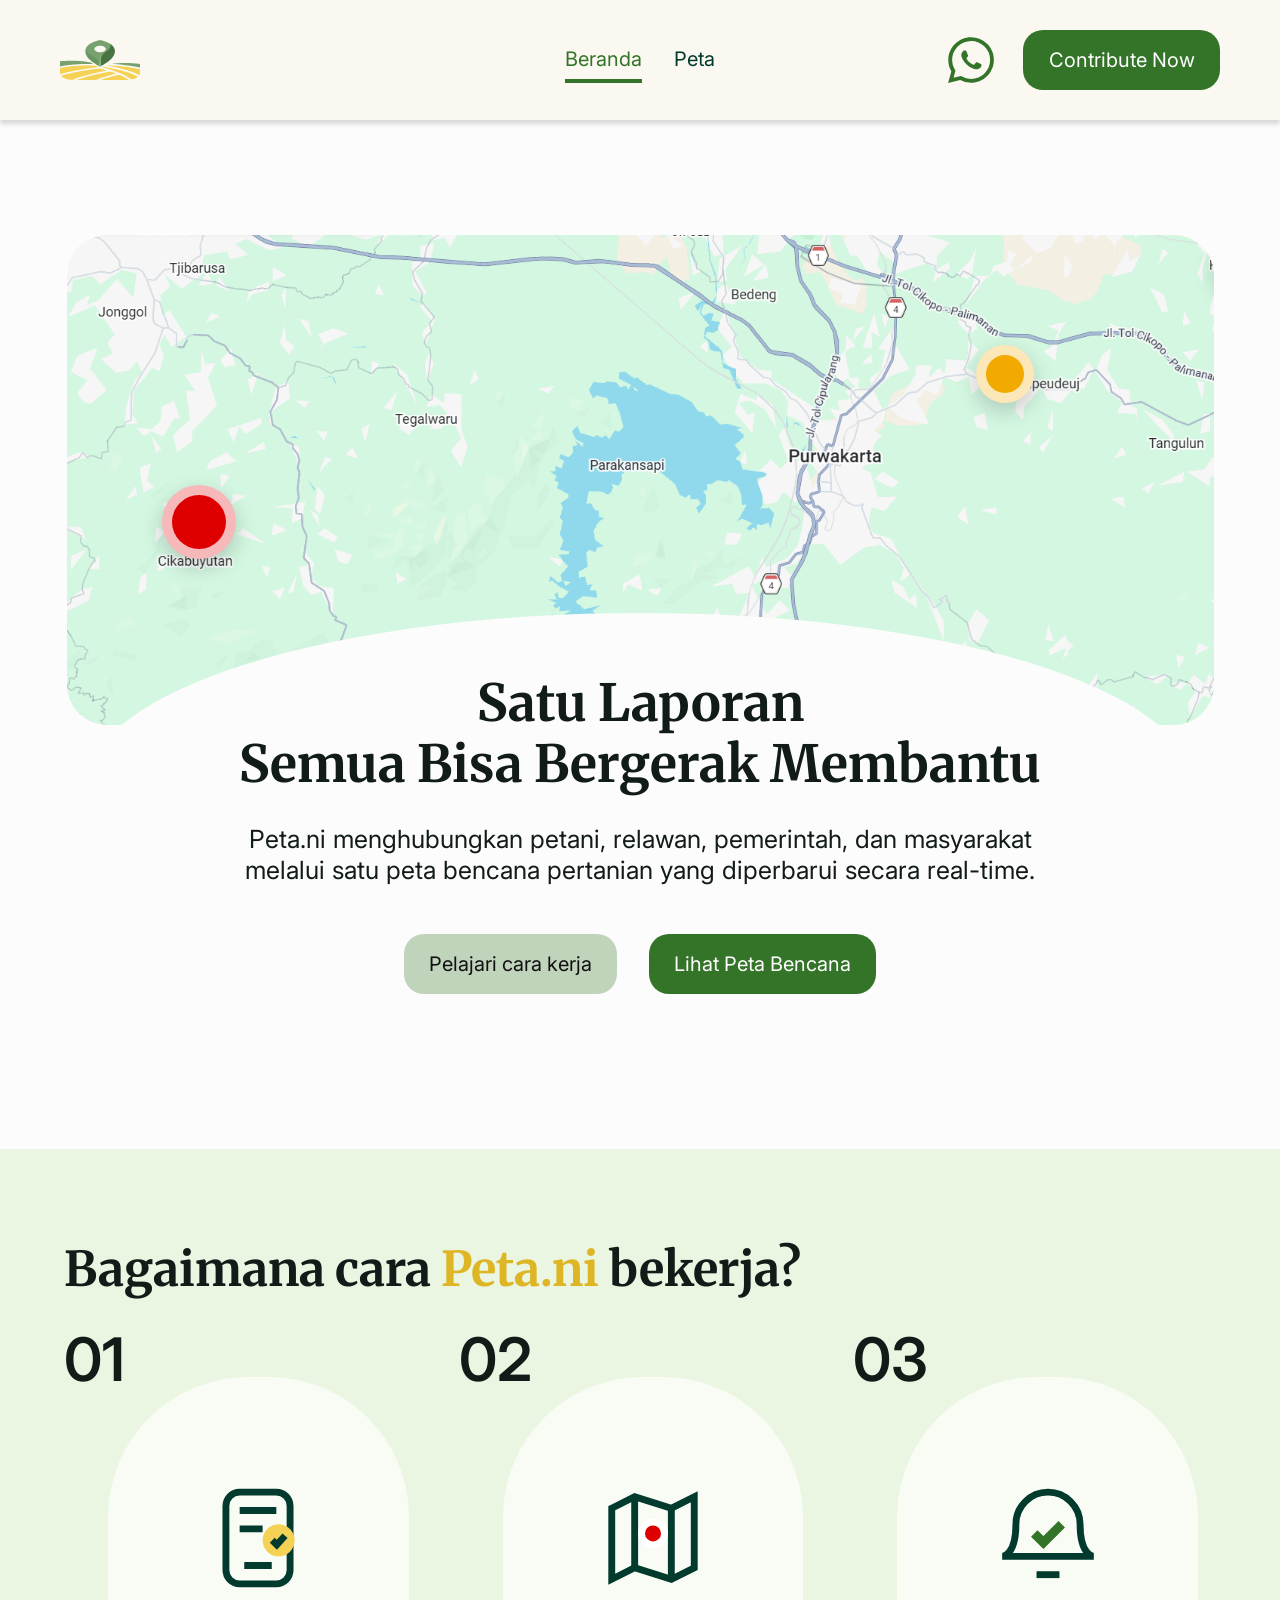
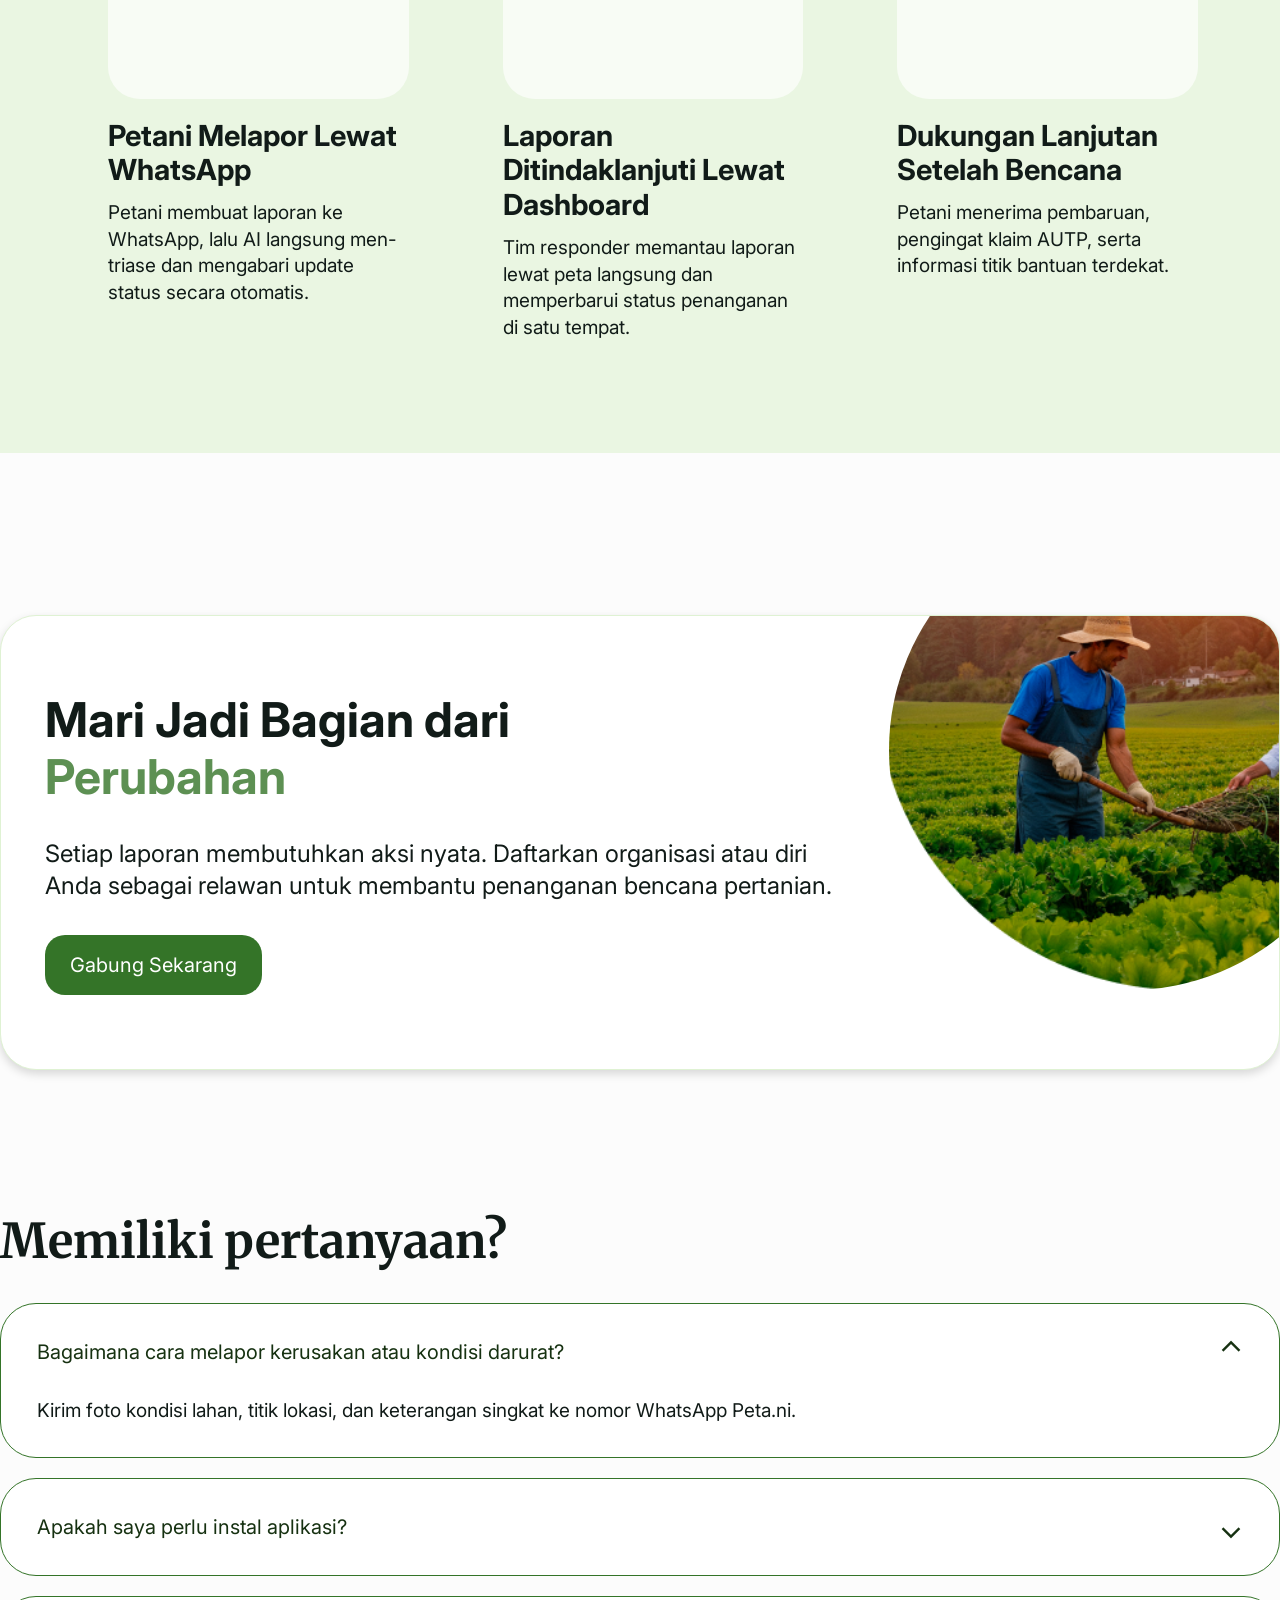
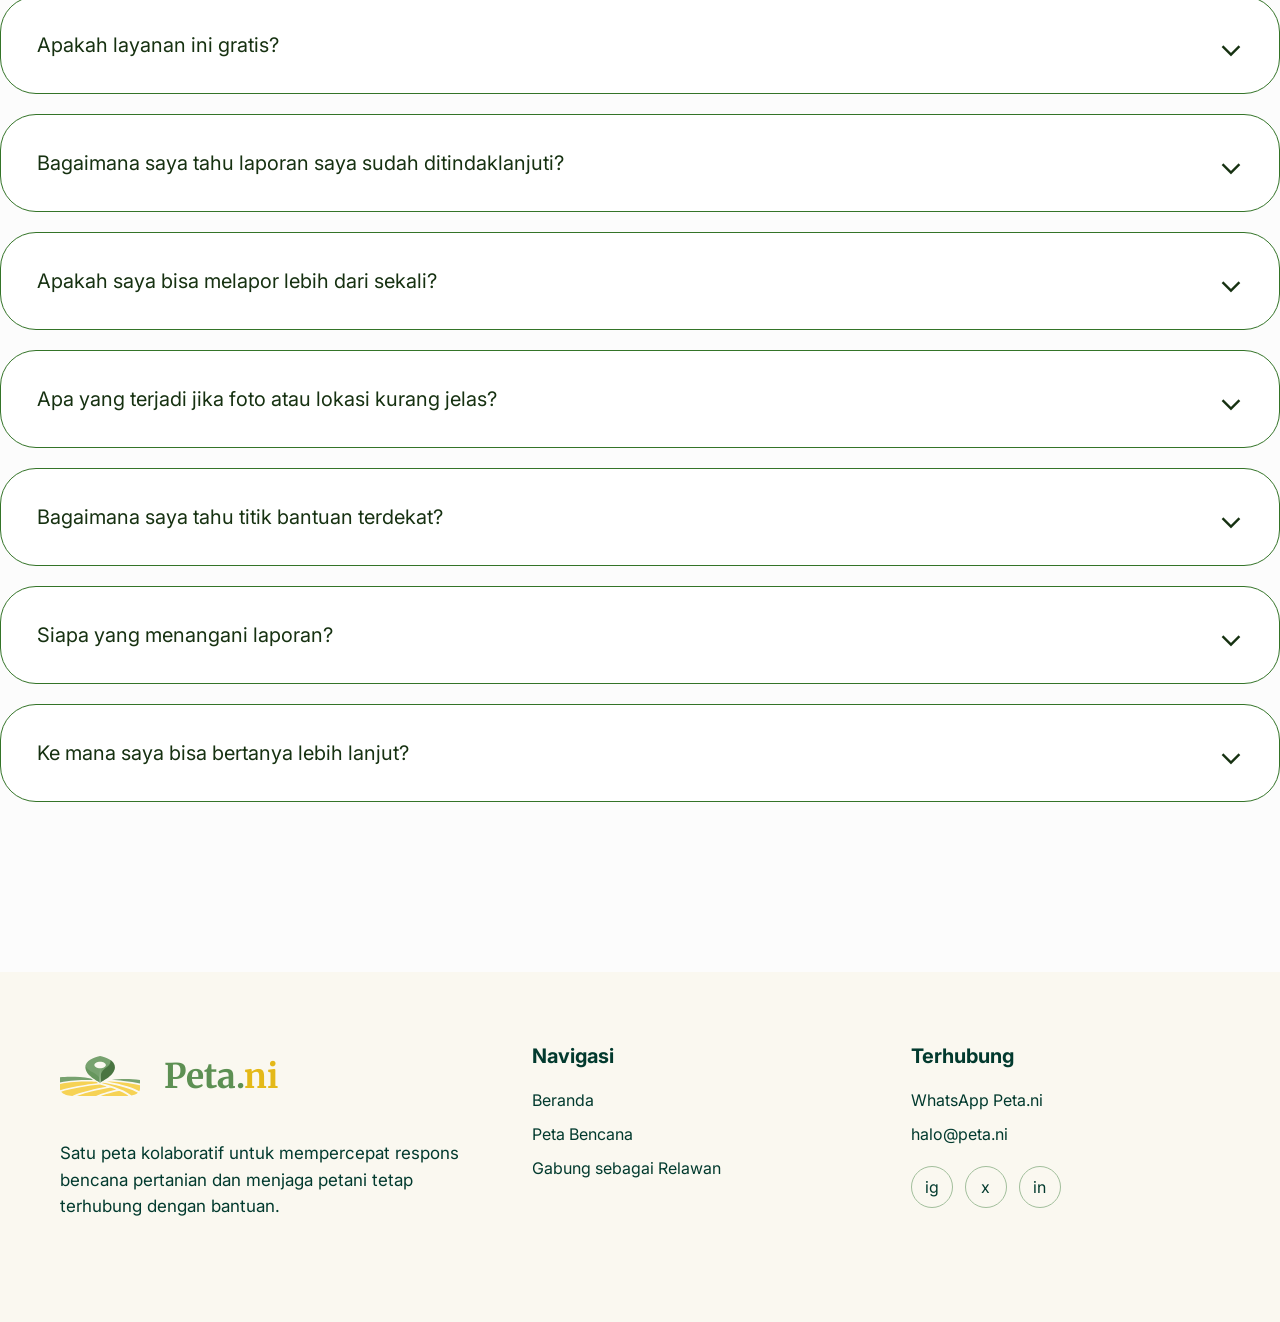
<file: static/index.html>
<!doctype html>
<html lang="id">
  <head>
    <meta charset="utf-8" />
    <meta name="viewport" content="width=device-width, initial-scale=1" />
    <meta name="description" content="Peta.ni menghubungkan laporan bencana pertanian dengan relawan dan responder." />
    <title>Peta.ni — Satu laporan, semua bisa bergerak membantu</title>
    <link rel="preconnect" href="https://fonts.googleapis.com" />
    <link rel="preconnect" href="https://fonts.gstatic.com" crossorigin />
    <link href="https://fonts.googleapis.com/css2?family=Inter:wght@400;600;700&family=Merriweather:wght@700&display=swap" rel="stylesheet" />
    <link rel="stylesheet" href="/static/app.css" />
  </head>
  <body>
    <header class="site-header" data-node-id="7:321">
      <a class="brand" href="/" aria-label="Peta.ni beranda">
        <img src="/static/assets/petani-logo.svg" alt="" />
        <span class="brand-word">Peta.<em>ni</em></span>
      </a>
      <button class="mobile-menu-button" type="button" aria-label="Buka menu" aria-expanded="false">☰</button>
      <nav class="main-nav" aria-label="Navigasi utama">
        <a class="nav-link active" href="/">Beranda</a>
        <a class="nav-link" href="/map">Peta</a>
        <a class="nav-link" href="/reports" data-responder-only>Laporan</a>
        <a class="nav-link" href="/admin" data-admin-only>Admin</a>
      </nav>
      <div class="header-actions">
        <a class="whatsapp-link" data-whatsapp-link href="#" aria-label="Hubungi Peta.ni melalui WhatsApp">
          <svg viewBox="0 0 24 24" fill="currentColor" aria-hidden="true"><path d="M16.75 13.96c-.25-.13-1.47-.72-1.7-.81-.23-.08-.39-.13-.56.13-.16.25-.64.81-.78.97-.14.17-.29.19-.54.06-.25-.12-1.05-.39-2-1.23-.74-.66-1.24-1.47-1.38-1.72-.15-.25-.02-.38.11-.51.11-.11.25-.29.37-.43.13-.15.17-.25.25-.42.08-.16.04-.31-.02-.43-.06-.13-.56-1.35-.77-1.85-.2-.49-.41-.42-.56-.43h-.48c-.17 0-.44.06-.66.31-.23.25-.87.85-.87 2.07s.89 2.4 1.01 2.57c.12.16 1.75 2.67 4.24 3.75.59.26 1.05.41 1.42.52.6.19 1.14.16 1.57.1.48-.07 1.47-.6 1.68-1.18.21-.58.21-1.08.15-1.18-.06-.11-.23-.17-.48-.29M12.04 21.5h-.01a9.46 9.46 0 0 1-4.82-1.32l-.35-.2-3.59.94.96-3.5-.23-.36A9.45 9.45 0 0 1 2.55 12c0-5.23 4.26-9.5 9.5-9.5a9.43 9.43 0 0 1 6.71 2.79A9.4 9.4 0 0 1 21.55 12c0 5.24-4.27 9.5-9.51 9.5m8.08-17.56A11.35 11.35 0 0 0 12.05.59C5.77.59.66 5.7.66 12c0 2 .52 3.95 1.51 5.67L.56 23.54l6-1.57a11.4 11.4 0 0 0 5.48 1.4h.01c6.28 0 11.39-5.11 11.39-11.39 0-3.04-1.18-5.9-3.33-8.05" /></svg>
        </a>
        <a class="button button-primary session-link" data-session-link href="/login">Contribute Now</a>
      </div>
    </header>

    <main>
      <section class="hero" data-node-id="87:158">
        <div class="hero-visual">
          <img src="/static/assets/hero-map.png" alt="Peta laporan bencana pertanian di Indonesia" />
          <span class="map-dot" aria-hidden="true"></span>
          <span class="map-dot" aria-hidden="true"></span>
          <span class="map-dot" aria-hidden="true"></span>
        </div>
        <div class="hero-copy" data-node-id="28:652">
          <h1>Satu Laporan<br />Semua Bisa Bergerak Membantu</h1>
          <p>Peta.ni menghubungkan petani, relawan, pemerintah, dan masyarakat melalui satu peta bencana pertanian yang diperbarui secara real-time.</p>
          <div class="hero-actions">
            <a class="button button-soft" href="#cara-kerja">Pelajari cara kerja</a>
            <a class="button button-primary" href="/map">Lihat Peta Bencana</a>
          </div>
        </div>
      </section>

      <section class="how-it-works" id="cara-kerja" data-node-id="28:644">
        <h2 class="section-heading">Bagaimana cara <span class="accent">Peta.ni</span> bekerja?</h2>
        <div class="steps-grid">
          <article class="step-card">
            <span class="step-number">01</span>
            <div class="step-art" aria-hidden="true">
              <svg viewBox="0 0 24 24" fill="none" stroke="currentColor" stroke-width="1.5"><rect x="5" y="2" width="14" height="20" rx="3"/><path d="M8 6h8M8 10h5M9 18h6"/><circle cx="16.5" cy="12.5" r="3.5" fill="#f6d254" stroke="none"/><path d="m15.1 12.5 1 1 1.8-2"/></svg>
            </div>
            <h3>Petani Melapor Lewat WhatsApp</h3>
            <p>Petani membuat laporan ke WhatsApp, lalu AI langsung men-triase dan mengabari update status secara otomatis.</p>
          </article>
          <article class="step-card">
            <span class="step-number">02</span>
            <div class="step-art" aria-hidden="true">
              <svg viewBox="0 0 24 24" fill="none" stroke="currentColor" stroke-width="1.5"><path d="M3 5.5 8 3l8 2.5L21 3v15.5L16 21l-8-2.5L3 21Z"/><path d="M8 3v15.5M16 5.5V21"/><circle cx="12" cy="11" r="2.5" fill="#de0000" stroke="white"/></svg>
            </div>
            <h3>Laporan Ditindaklanjuti Lewat Dashboard</h3>
            <p>Tim responder memantau laporan lewat peta langsung dan memperbarui status penanganan di satu tempat.</p>
          </article>
          <article class="step-card">
            <span class="step-number">03</span>
            <div class="step-art" aria-hidden="true">
              <svg viewBox="0 0 24 24" fill="none" stroke="currentColor" stroke-width="1.5"><path d="M5 9a7 7 0 0 1 14 0c0 7 3 7 3 7H2s3 0 3-7Z"/><path d="M9.5 20h5"/><path d="m9 11 2 2 4-4" stroke="#347428" stroke-width="2"/></svg>
            </div>
            <h3>Dukungan Lanjutan Setelah Bencana</h3>
            <p>Petani menerima pembaruan, pengingat klaim AUTP, serta informasi titik bantuan terdekat.</p>
          </article>
        </div>
      </section>

      <section class="volunteer-cta" data-node-id="47:31">
        <div class="volunteer-copy">
          <h2>Mari Jadi Bagian dari <span>Perubahan</span></h2>
          <p>Setiap laporan membutuhkan aksi nyata. Daftarkan organisasi atau diri Anda sebagai relawan untuk membantu penanganan bencana pertanian.</p>
          <a class="button button-primary" href="/register">Gabung Sekarang</a>
        </div>
        <div class="volunteer-image">
          <img src="/static/assets/volunteer-farmer.png" alt="Petani dan relawan bekerja bersama" loading="lazy" />
        </div>
      </section>

      <section class="faq-section" data-node-id="65:105">
        <h2 class="section-heading">Memiliki pertanyaan?</h2>
        <div class="faq-list">
          <details class="faq-item" open>
            <summary>Bagaimana cara melapor kerusakan atau kondisi darurat?</summary>
            <p>Kirim foto kondisi lahan, titik lokasi, dan keterangan singkat ke nomor WhatsApp Peta.ni.</p>
          </details>
          <details class="faq-item">
            <summary>Apakah saya perlu instal aplikasi?</summary>
            <p>Tidak. Semua proses pelaporan dan pemantauan status cukup lewat WhatsApp dan situs Peta.ni.</p>
          </details>
          <details class="faq-item">
            <summary>Apakah layanan ini gratis?</summary>
            <p>Ya. Pelaporan melalui Peta.ni gratis untuk petani dan masyarakat.</p>
          </details>
          <details class="faq-item">
            <summary>Bagaimana saya tahu laporan saya sudah ditindaklanjuti?</summary>
            <p>Anda akan mendapat pesan WhatsApp setiap kali status laporan diperbarui oleh organisasi penindak lanjut.</p>
          </details>
          <details class="faq-item">
            <summary>Apakah saya bisa melapor lebih dari sekali?</summary>
            <p>Bisa. Buat laporan baru untuk kejadian atau lokasi yang berbeda agar setiap kondisi dapat dipantau dengan tepat.</p>
          </details>
          <details class="faq-item">
            <summary>Apa yang terjadi jika foto atau lokasi kurang jelas?</summary>
            <p>Laporan tetap dicatat. Peta.ni dapat meminta satu detail tambahan atau menandainya untuk verifikasi responder.</p>
          </details>
          <details class="faq-item">
            <summary>Bagaimana saya tahu titik bantuan terdekat?</summary>
            <p>Informasi posko atau kantor desa terdekat akan diberikan setelah laporan diverifikasi.</p>
          </details>
          <details class="faq-item">
            <summary>Siapa yang menangani laporan?</summary>
            <p>BPBD, pemerintah desa, dinas terkait, dan organisasi relawan resmi dapat menggunakan dashboard responder.</p>
          </details>
          <details class="faq-item">
            <summary>Ke mana saya bisa bertanya lebih lanjut?</summary>
            <p>Hubungi Peta.ni melalui tombol WhatsApp di bagian atas halaman ini.</p>
          </details>
        </div>
      </section>
    </main>

    <footer class="site-footer">
      <div class="footer-brand">
        <a class="brand" href="/">
          <img src="/static/assets/petani-logo.svg" alt="" />
          <span class="brand-word">Peta.<em>ni</em></span>
        </a>
        <p>Satu peta kolaboratif untuk mempercepat respons bencana pertanian dan menjaga petani tetap terhubung dengan bantuan.</p>
      </div>
      <div class="footer-column">
        <h3>Navigasi</h3>
        <div class="footer-links">
          <a href="/">Beranda</a>
          <a href="/map">Peta Bencana</a>
          <a href="/reports" data-responder-only>Laporan</a>
          <a href="/login">Gabung sebagai Relawan</a>
        </div>
      </div>
      <div class="footer-column">
        <h3>Terhubung</h3>
        <div class="footer-links"><a data-whatsapp-link href="#">WhatsApp Peta.ni</a><a href="mailto:halo@peta.ni">halo@peta.ni</a></div>
        <div class="socials"><a href="#" aria-label="Instagram">ig</a><a href="#" aria-label="X">x</a><a href="#" aria-label="LinkedIn">in</a></div>
      </div>
    </footer>
    <div class="toast" id="toast" role="status" aria-live="polite"></div>
    <script src="/static/site.js"></script>
  </body>
</html>
</file>
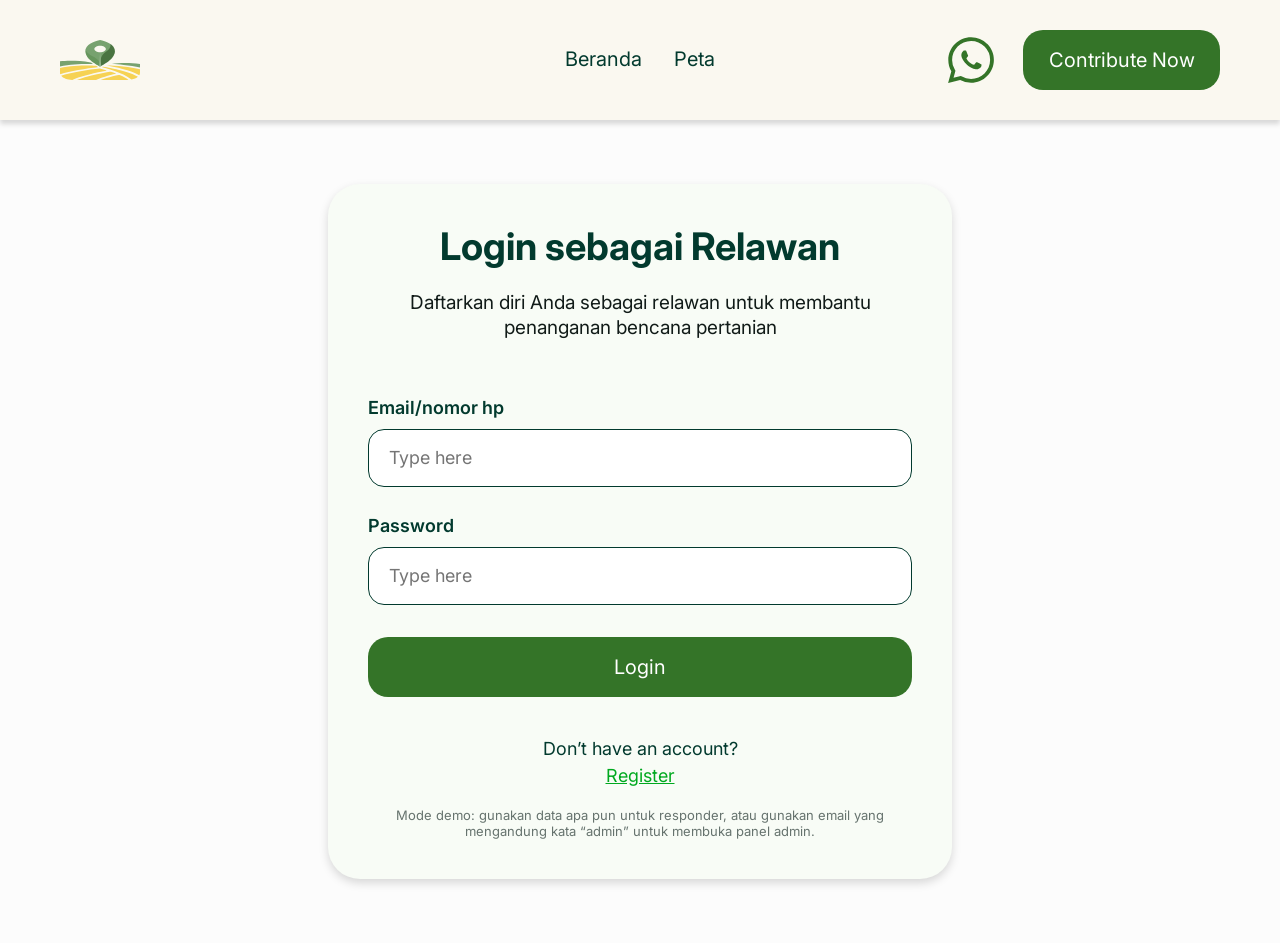
<file: static/login.html>
<!doctype html>
<html lang="id">
  <head>
    <meta charset="utf-8" />
    <meta name="viewport" content="width=device-width, initial-scale=1" />
    <title>Login sebagai Relawan — Peta.ni</title>
    <link rel="preconnect" href="https://fonts.googleapis.com" />
    <link rel="preconnect" href="https://fonts.gstatic.com" crossorigin />
    <link href="https://fonts.googleapis.com/css2?family=Inter:wght@400;600;700&family=Merriweather:wght@700&display=swap" rel="stylesheet" />
    <link rel="stylesheet" href="/static/app.css" />
  </head>
  <body class="auth-page">
    <header class="site-header" data-node-id="144:501">
      <a class="brand" href="/" aria-label="Peta.ni beranda"><img src="/static/assets/petani-logo.svg" alt="" /><span class="brand-word">Peta.<em>ni</em></span></a>
      <button class="mobile-menu-button" type="button" aria-label="Buka menu" aria-expanded="false">☰</button>
      <nav class="main-nav" aria-label="Navigasi utama"><a class="nav-link" href="/">Beranda</a><a class="nav-link" href="/map">Peta</a><a class="nav-link" href="/reports" data-responder-only>Laporan</a><a class="nav-link" href="/admin" data-admin-only>Admin</a></nav>
      <div class="header-actions">
        <a class="whatsapp-link" data-whatsapp-link href="#" aria-label="Hubungi Peta.ni melalui WhatsApp"><svg viewBox="0 0 24 24" fill="currentColor" aria-hidden="true"><path d="M16.75 13.96c-.25-.13-1.47-.72-1.7-.81-.23-.08-.39-.13-.56.13-.16.25-.64.81-.78.97-.14.17-.29.19-.54.06-.25-.12-1.05-.39-2-1.23-.74-.66-1.24-1.47-1.38-1.72-.15-.25-.02-.38.11-.51.11-.11.25-.29.37-.43.13-.15.17-.25.25-.42.08-.16.04-.31-.02-.43-.06-.13-.56-1.35-.77-1.85-.2-.49-.41-.42-.56-.43h-.48c-.17 0-.44.06-.66.31-.23.25-.87.85-.87 2.07s.89 2.4 1.01 2.57c.12.16 1.75 2.67 4.24 3.75.59.26 1.05.41 1.42.52.6.19 1.14.16 1.57.1.48-.07 1.47-.6 1.68-1.18.21-.58.21-1.08.15-1.18-.06-.11-.23-.17-.48-.29M12.04 21.5h-.01a9.46 9.46 0 0 1-4.82-1.32l-.35-.2-3.59.94.96-3.5-.23-.36A9.45 9.45 0 0 1 2.55 12c0-5.23 4.26-9.5 9.5-9.5a9.43 9.43 0 0 1 6.71 2.79A9.4 9.4 0 0 1 21.55 12c0 5.24-4.27 9.5-9.51 9.5m8.08-17.56A11.35 11.35 0 0 0 12.05.59C5.77.59.66 5.7.66 12c0 2 .52 3.95 1.51 5.67L.56 23.54l6-1.57a11.4 11.4 0 0 0 5.48 1.4h.01c6.28 0 11.39-5.11 11.39-11.39 0-3.04-1.18-5.9-3.33-8.05" /></svg></a>
        <a class="button button-primary session-link" data-session-link href="/login">Contribute Now</a>
      </div>
    </header>

    <main class="auth-main">
      <section class="auth-card" data-node-id="138:432">
        <h1>Login sebagai Relawan</h1>
        <p class="subtitle">Daftarkan diri Anda sebagai relawan untuk membantu penanganan bencana pertanian</p>
        <form class="auth-form" id="login-form">
          <p class="form-error" id="login-error" role="alert"></p>
          <label>Email/nomor hp<input id="identity" type="text" placeholder="Type here" autocomplete="username" required /></label>
          <label>Password<input id="password" type="password" placeholder="Type here" autocomplete="current-password" required /></label>
          <button class="button button-primary" type="submit">Login</button>
        </form>
        <p class="auth-footer">Don’t have an account?<br /><a href="/register">Register</a></p>
        <p class="demo-note">Mode demo: gunakan data apa pun untuk responder, atau gunakan email yang mengandung kata “admin” untuk membuka panel admin.</p>
      </section>
    </main>
    <div class="toast" id="toast" role="status" aria-live="polite"></div>
    <script src="/static/site.js"></script>
    <script>
      document.querySelector("#login-form").addEventListener("submit", (event) => {
        event.preventDefault();
        const identity = document.querySelector("#identity").value.trim();
        const password = document.querySelector("#password").value;
        const error = document.querySelector("#login-error");
        if (!identity || !password) {
          error.textContent = "Isi email/nomor hp dan password terlebih dahulu.";
          error.classList.add("visible");
          return;
        }
        const next = new URLSearchParams(window.location.search).get("next");
        if (identity.toLowerCase().includes("admin")) {
          window.PetaNih.setAdminSession(identity);
          window.location.href = next && next.startsWith("/") ? next : "/admin";
          return;
        }
        window.PetaNih.setResponderSession(identity);
        window.location.href = next && next.startsWith("/") ? next : "/map";
      });
    </script>
  </body>
</html>
</file>
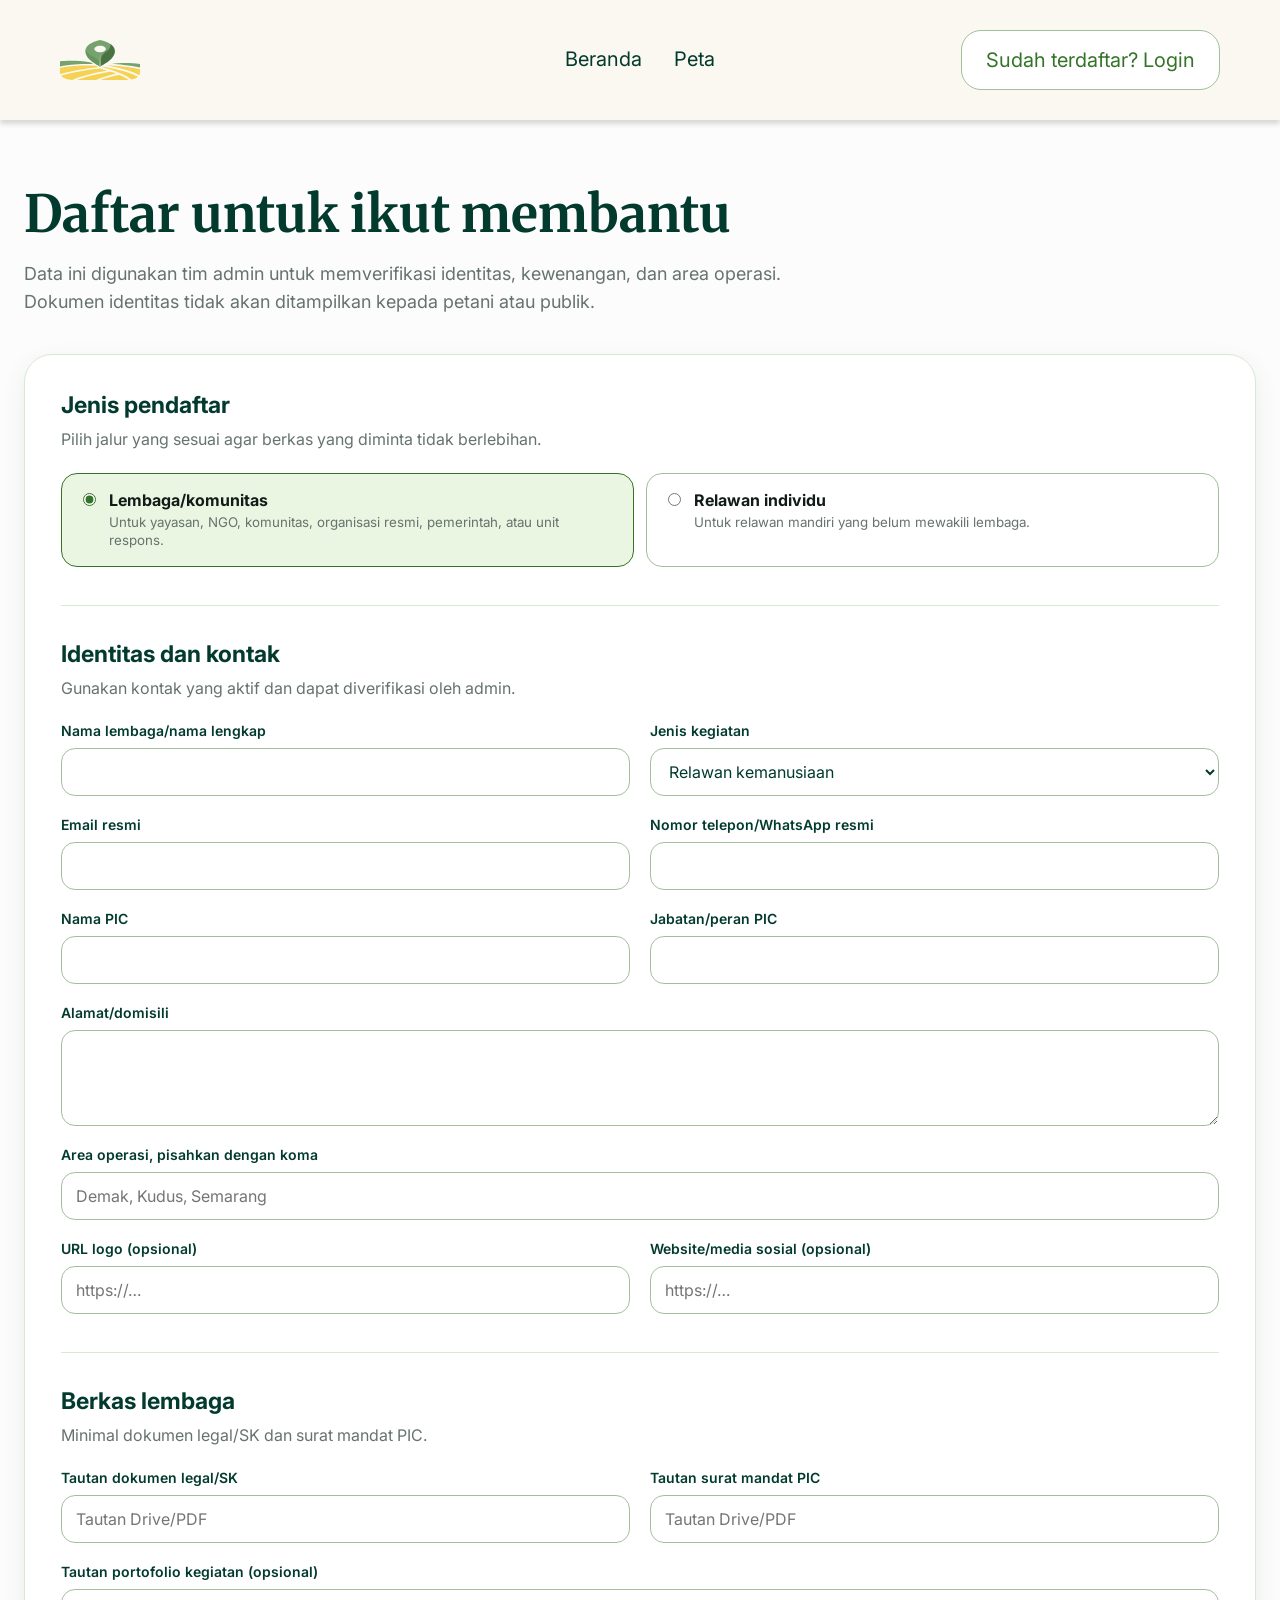
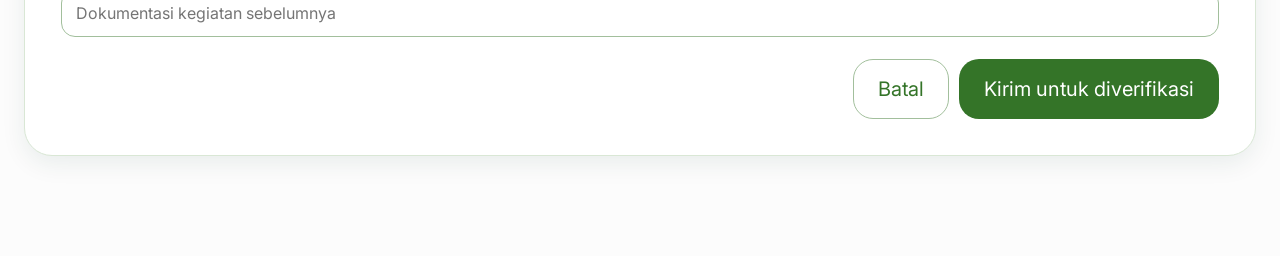
<file: static/register.html>
<!doctype html>
<html lang="id">
  <head>
    <meta charset="utf-8" />
    <meta name="viewport" content="width=device-width, initial-scale=1" />
    <title>Daftar Relawan atau Lembaga — Peta.ni</title>
    <link rel="preconnect" href="https://fonts.googleapis.com" />
    <link rel="preconnect" href="https://fonts.gstatic.com" crossorigin />
    <link href="https://fonts.googleapis.com/css2?family=Inter:wght@400;600;700&family=Merriweather:wght@700&display=swap" rel="stylesheet" />
    <link rel="stylesheet" href="/static/app.css" />
  </head>
  <body>
    <header class="site-header">
      <a class="brand" href="/" aria-label="Peta.ni beranda"><img src="/static/assets/petani-logo.svg" alt="" /><span class="brand-word">Peta.<em>ni</em></span></a>
      <button class="mobile-menu-button" type="button" aria-label="Buka menu" aria-expanded="false">☰</button>
      <nav class="main-nav" aria-label="Navigasi utama"><a class="nav-link" href="/">Beranda</a><a class="nav-link" href="/map">Peta</a><a class="nav-link" href="/reports" data-responder-only>Laporan</a><a class="nav-link" href="/admin" data-admin-only>Admin</a></nav>
      <div class="header-actions"><a class="button button-outline session-link" href="/login">Sudah terdaftar? Login</a></div>
    </header>

    <main class="form-page">
      <div class="form-page-header"><h1>Daftar untuk ikut membantu</h1><p>Data ini digunakan tim admin untuk memverifikasi identitas, kewenangan, dan area operasi. Dokumen identitas tidak akan ditampilkan kepada petani atau publik.</p></div>
      <form class="application-card" id="application-form">
        <section class="form-section">
          <h2>Jenis pendaftar</h2><p>Pilih jalur yang sesuai agar berkas yang diminta tidak berlebihan.</p>
          <div class="choice-row">
            <label class="choice-card"><input type="radio" name="applicant_kind" value="organization" checked /><span><strong>Lembaga/komunitas</strong><small>Untuk yayasan, NGO, komunitas, organisasi resmi, pemerintah, atau unit respons.</small></span></label>
            <label class="choice-card"><input type="radio" name="applicant_kind" value="individual" /><span><strong>Relawan individu</strong><small>Untuk relawan mandiri yang belum mewakili lembaga.</small></span></label>
          </div>
        </section>

        <section class="form-section">
          <h2>Identitas dan kontak</h2><p>Gunakan kontak yang aktif dan dapat diverifikasi oleh admin.</p>
          <div class="form-grid-wide">
            <label class="field"><span>Nama lembaga/nama lengkap</span><input name="name" required /></label>
            <label class="field"><span>Jenis kegiatan</span><select name="type" required><option value="volunteer">Relawan kemanusiaan</option><option value="community">Komunitas</option><option value="ngo">NGO/yayasan</option><option value="government">Instansi pemerintah</option><option value="agriculture">Kelompok pertanian</option></select></label>
            <label class="field"><span>Email resmi</span><input name="email" type="email" required /></label>
            <label class="field"><span>Nomor telepon/WhatsApp resmi</span><input name="phone" type="tel" required /></label>
            <label class="field"><span>Nama PIC</span><input name="contact_name" required /></label>
            <label class="field"><span>Jabatan/peran PIC</span><input name="contact_role" required /></label>
            <label class="field field-full"><span>Alamat/domisili</span><textarea name="address" required></textarea></label>
            <label class="field field-full"><span>Area operasi, pisahkan dengan koma</span><input name="operational_areas" placeholder="Demak, Kudus, Semarang" required /></label>
            <label class="field"><span>URL logo (opsional)</span><input name="logo_url" type="url" placeholder="https://…" /></label>
            <label class="field"><span>Website/media sosial (opsional)</span><input name="website" type="url" placeholder="https://…" /></label>
          </div>
        </section>

        <section class="form-section" id="organization-documents">
          <h2>Berkas lembaga</h2><p>Minimal dokumen legal/SK dan surat mandat PIC.</p>
          <div class="form-grid-wide">
            <label class="field"><span>Tautan dokumen legal/SK</span><input name="legal" type="url" placeholder="Tautan Drive/PDF" /></label>
            <label class="field"><span>Tautan surat mandat PIC</span><input name="mandate" type="url" placeholder="Tautan Drive/PDF" /></label>
            <label class="field field-full"><span>Tautan portofolio kegiatan (opsional)</span><input name="portfolio_org" type="url" placeholder="Dokumentasi kegiatan sebelumnya" /></label>
          </div>
        </section>

        <section class="form-section" id="individual-documents" hidden>
          <h2>Berkas relawan individu</h2><p>Identitas hanya dipakai admin untuk verifikasi dan tidak ditampilkan di halaman laporan.</p>
          <div class="form-grid-wide">
            <label class="field"><span>Tautan identitas</span><input name="identity" type="url" placeholder="Tautan Drive/PDF" /></label>
            <label class="field"><span>Sertifikat pelatihan (opsional)</span><input name="certificate" type="url" placeholder="First aid, SAR, pertanian, dll." /></label>
            <label class="field field-full"><span>Portofolio/referensi (opsional)</span><input name="portfolio_individual" type="url" /></label>
          </div>
        </section>

        <div class="modal-actions"><a class="button button-outline" href="/login">Batal</a><button class="button button-primary" type="submit">Kirim untuk diverifikasi</button></div>
        <div class="submission-result" id="submission-result" role="status"></div>
      </form>
    </main>
    <div class="toast" id="toast" role="status" aria-live="polite"></div>
    <script src="/static/site.js"></script>
    <script src="/static/register.js"></script>
  </body>
</html>
</file>
<file: static/app.css>
:root {
  --green-900: #023a2e;
  --green-700: #163111;
  --green-500: #347428;
  --green-400: #5d9053;
  --green-300: #77a26f;
  --green-200: #a2bf9c;
  --green-100: #c0d4bc;
  --green-50: #eaf6e2;
  --paper: #fcfcfc;
  --beige: #faf8f0;
  --yellow: #f6d254;
  --danger: #de0000;
  --warning: #f2a900;
  --success: #347428;
  --ink: #111b18;
  --muted: #66736e;
  --line: #d9e7d5;
  --shadow: 0 4px 10px rgba(0, 0, 0, 0.15);
  --header-height: 120px;
}

* {
  box-sizing: border-box;
}

html {
  scroll-behavior: smooth;
}

body {
  margin: 0;
  color: var(--ink);
  background: var(--paper);
  font-family: "Inter", ui-sans-serif, system-ui, -apple-system, BlinkMacSystemFont, "Segoe UI", sans-serif;
}

body.no-scroll {
  overflow: hidden;
}

button,
input,
select,
textarea {
  font: inherit;
}

button,
a {
  -webkit-tap-highlight-color: transparent;
}

a {
  color: inherit;
}

img {
  max-width: 100%;
}

.visually-hidden {
  position: absolute;
  width: 1px;
  height: 1px;
  padding: 0;
  margin: -1px;
  overflow: hidden;
  clip: rect(0, 0, 0, 0);
  white-space: nowrap;
  border: 0;
}

.site-header {
  position: relative;
  z-index: 1000;
  display: grid;
  grid-template-columns: 1fr auto 1fr;
  align-items: center;
  min-height: var(--header-height);
  padding: 20px 60px;
  background: var(--beige);
  box-shadow: 0 4px 5px rgba(0, 0, 0, 0.15);
}

.brand {
  display: inline-flex;
  align-items: center;
  justify-self: start;
  text-decoration: none;
}

.brand img {
  display: block;
  width: 80px;
  height: 80px;
  object-fit: contain;
}

.brand-word {
  display: none;
  margin-left: 10px;
  font-family: "Merriweather", Georgia, serif;
  font-size: 25px;
  font-weight: 700;
  color: var(--green-400);
}

.brand-word em {
  color: #e4b919;
  font-style: normal;
}

.main-nav {
  display: flex;
  align-items: flex-start;
  justify-content: center;
  gap: 32px;
}

.nav-link {
  position: relative;
  padding: 9px 0 12px;
  color: var(--green-900);
  font-size: 20px;
  line-height: 1.2;
  text-decoration: none;
}

.nav-link::after {
  position: absolute;
  right: 0;
  bottom: 0;
  left: 0;
  height: 4px;
  background: transparent;
  content: "";
}

.nav-link.active,
.nav-link:hover {
  color: var(--green-500);
}

.nav-link.active::after {
  background: var(--green-500);
}

.header-actions {
  display: flex;
  align-items: center;
  justify-self: end;
  gap: 26px;
}

.whatsapp-link {
  display: grid;
  width: 52px;
  height: 52px;
  place-items: center;
  color: var(--green-500);
  text-decoration: none;
}

.whatsapp-link svg {
  width: 48px;
  height: 48px;
}

.button {
  display: inline-flex;
  align-items: center;
  justify-content: center;
  min-height: 60px;
  padding: 16px 24px;
  border: 1px solid transparent;
  border-radius: 20px;
  cursor: pointer;
  font-size: 20px;
  line-height: 1.2;
  text-align: center;
  text-decoration: none;
  transition: transform 150ms ease, box-shadow 150ms ease, background 150ms ease;
}

.button:hover {
  transform: translateY(-1px);
  box-shadow: 0 5px 14px rgba(2, 58, 46, 0.18);
}

.button:focus-visible,
.icon-button:focus-visible,
.nav-link:focus-visible,
input:focus-visible,
select:focus-visible,
textarea:focus-visible,
summary:focus-visible {
  outline: 3px solid rgba(246, 210, 84, 0.85);
  outline-offset: 3px;
}

.button-primary {
  color: #fff;
  background: var(--green-500);
}

.button-soft {
  color: #111;
  background: var(--green-100);
}

.button-outline {
  color: var(--green-500);
  border-color: var(--green-200);
  background: #fff;
}

.button-small {
  min-height: 44px;
  padding: 11px 16px;
  border-radius: 16px;
  font-size: 15px;
}

.button-danger {
  color: #fff;
  background: var(--danger);
}

.mobile-menu-button {
  display: none;
  width: 48px;
  height: 48px;
  border: 0;
  border-radius: 14px;
  color: var(--green-900);
  background: var(--green-50);
  cursor: pointer;
}

.session-link {
  min-width: 197px;
}

.site-footer {
  display: grid;
  grid-template-columns: 1.3fr 1fr 1fr;
  min-height: 350px;
  gap: 70px;
  padding: 64px max(60px, calc((100vw - 1320px) / 2));
  color: var(--green-900);
  background: var(--beige);
}

.footer-brand .brand {
  gap: 14px;
}

.footer-brand .brand-word {
  display: inline;
  font-size: 34px;
}

.footer-brand p {
  max-width: 430px;
  margin: 20px 0 0;
  font-size: 17px;
  line-height: 1.55;
}

.footer-column h3 {
  margin: 8px 0 22px;
  font-size: 20px;
}

.footer-links {
  display: grid;
  gap: 14px;
}

.footer-links a {
  color: var(--green-900);
  text-decoration: none;
}

.footer-links a:hover {
  color: var(--green-500);
  text-decoration: underline;
}

.socials {
  display: flex;
  gap: 12px;
  margin-top: 22px;
}

.socials a {
  display: grid;
  width: 42px;
  height: 42px;
  place-items: center;
  border: 1px solid var(--green-200);
  border-radius: 50%;
  text-decoration: none;
}

.page-title,
.hero h1,
.section-heading {
  font-family: "Merriweather", Georgia, serif;
}

.hero {
  position: relative;
  min-height: 1029px;
  padding: 115px 60px 80px;
  overflow: hidden;
}

.hero-visual {
  position: relative;
  max-width: 1147px;
  height: 490px;
  margin: 0 auto;
  overflow: hidden;
  border-radius: 40px;
  background: #d9e7d5;
}

.hero-visual > img {
  width: 100%;
  height: 100%;
  object-fit: cover;
}

.map-dot {
  position: absolute;
  width: 58px;
  height: 58px;
  border: 10px solid rgba(255, 255, 255, 0.72);
  border-radius: 50%;
  background: var(--danger);
  box-shadow: 0 8px 22px rgba(0, 0, 0, 0.18);
}

.map-dot:nth-of-type(2) {
  top: 110px;
  right: 180px;
  background: var(--warning);
}

.map-dot:nth-of-type(3) {
  top: 250px;
  left: 95px;
  width: 74px;
  height: 74px;
  background: var(--danger);
}

.map-dot:nth-of-type(4) {
  top: 95px;
  left: 135px;
  background: var(--success);
}

.hero-copy {
  position: relative;
  z-index: 2;
  max-width: 1104px;
  margin: -112px auto 0;
  padding: 60px 70px 46px;
  border-radius: 50% 50% 80px 80px / 40% 40% 80px 80px;
  background: var(--paper);
  box-shadow: none;
  filter: none;
  text-align: center;
}

.hero h1 {
  margin: 0;
  font-size: clamp(40px, 4vw, 58px);
  line-height: 1.2;
}

.hero-copy p {
  max-width: 820px;
  margin: 28px auto 0;
  font-size: 25px;
  line-height: 1.25;
}

.hero-actions {
  display: flex;
  justify-content: center;
  gap: 32px;
  margin-top: 48px;
}

.how-it-works {
  min-height: 857px;
  padding: 92px max(64px, calc((100vw - 1308px) / 2));
  background: var(--green-50);
}

.section-heading {
  max-width: 760px;
  margin: 0;
  font-size: clamp(36px, 4vw, 48px);
  line-height: 1.2;
}

.section-heading .accent {
  color: #deb525;
}

.steps-grid {
  display: grid;
  grid-template-columns: repeat(3, 1fr);
  gap: 32px;
  margin-top: 30px;
}

.step-card {
  position: relative;
  min-height: 530px;
  padding: 48px 18px 20px 44px;
}

.step-number {
  position: absolute;
  top: 0;
  left: 0;
  font-size: 60px;
  font-weight: 600;
  line-height: 1;
}

.step-art {
  display: grid;
  width: 100%;
  height: 322px;
  place-items: center;
  overflow: hidden;
  border-radius: 140px 140px 32px 32px;
  color: var(--green-900);
  background: rgba(255, 255, 255, 0.68);
}

.step-art img {
  width: 100%;
  height: 100%;
  object-fit: cover;
}

.step-art svg {
  width: 110px;
  height: 110px;
}

.step-card h3 {
  margin: 20px 0 12px;
  font-size: 29px;
  line-height: 1.2;
}

.step-card p {
  margin: 0;
  font-size: 19px;
  line-height: 1.4;
}

.volunteer-cta {
  display: grid;
  grid-template-columns: minmax(0, 1fr) 390px;
  max-width: 1325px;
  min-height: 455px;
  margin: 162px auto 143px;
  overflow: hidden;
  border: 1px solid #dff2d3;
  border-radius: 36px;
  background: #fff;
  box-shadow: var(--shadow);
}

.volunteer-copy {
  align-self: center;
  padding: 44px;
}

.volunteer-copy h2 {
  max-width: 620px;
  margin: 0;
  font-size: 48px;
  line-height: 1.2;
}

.volunteer-copy h2 span {
  color: var(--green-400);
}

.volunteer-copy p {
  max-width: 800px;
  margin: 32px 0;
  font-size: 24px;
  line-height: 1.35;
}

.volunteer-image {
  width: 480px;
  height: 480px;
  align-self: start;
  margin-top: -106px;
  overflow: hidden;
  border-radius: 50%;
}

.volunteer-image img {
  width: 100%;
  height: 100%;
  object-fit: cover;
}

.faq-section {
  max-width: 1312px;
  margin: 0 auto 170px;
}

.faq-list {
  display: grid;
  gap: 20px;
  margin-top: 32px;
}

.faq-item {
  border: 1px solid var(--green-500);
  border-radius: 36px;
  background: #fff;
}

.faq-item summary {
  display: flex;
  align-items: center;
  justify-content: space-between;
  min-height: 96px;
  padding: 28px 36px;
  cursor: pointer;
  color: var(--green-700);
  font-size: 20px;
  list-style: none;
}

.faq-item summary::-webkit-details-marker {
  display: none;
}

.faq-item summary::after {
  content: "⌄";
  font-size: 32px;
  line-height: 1;
  transition: transform 150ms ease;
}

.faq-item[open] summary::after {
  transform: rotate(180deg);
}

.faq-item p {
  margin: -4px 36px 32px;
  font-size: 19px;
  line-height: 1.55;
}

/* Map */
.map-page {
  background: #fff;
}

.map-stage {
  position: relative;
  height: min(782px, calc(100svh - var(--header-height)));
  min-height: 620px;
  overflow: hidden;
  background: #dce6dd;
}

#map {
  width: 100%;
  height: 100%;
}

.map-toolbar {
  position: absolute;
  z-index: 600;
  top: 28px;
  left: 50%;
  display: flex;
  width: min(760px, calc(100% - 160px));
  gap: 12px;
  transform: translateX(-50%);
}

.map-search {
  position: relative;
  flex: 1;
}

.map-search svg {
  position: absolute;
  top: 50%;
  left: 22px;
  width: 24px;
  height: 24px;
  color: var(--green-900);
  transform: translateY(-50%);
}

.map-search input {
  width: 100%;
  height: 64px;
  padding: 0 22px 0 58px;
  border: 0;
  border-radius: 20px;
  color: var(--green-900);
  background: #fff;
  box-shadow: var(--shadow);
  font-size: 18px;
}

.icon-button {
  display: grid;
  width: 64px;
  height: 64px;
  flex: 0 0 auto;
  place-items: center;
  border: 0;
  border-radius: 20px;
  color: var(--green-900);
  background: var(--green-100);
  box-shadow: var(--shadow);
  cursor: pointer;
}

.icon-button svg {
  width: 28px;
  height: 28px;
}

.filter-popover {
  position: absolute;
  z-index: 650;
  top: 104px;
  left: 50%;
  display: none;
  width: min(620px, calc(100% - 32px));
  padding: 24px;
  border: 1px solid var(--line);
  border-radius: 24px;
  background: #fff;
  box-shadow: 0 16px 42px rgba(2, 58, 46, 0.22);
  transform: translateX(-50%);
}

.filter-popover.open {
  display: block;
}

.filter-grid {
  display: grid;
  grid-template-columns: repeat(2, 1fr);
  gap: 18px;
}

.field {
  display: grid;
  gap: 9px;
}

.field > span,
.field > label {
  color: var(--green-900);
  font-size: 14px;
  font-weight: 600;
}

.field input,
.field select,
.field textarea {
  width: 100%;
  min-height: 48px;
  padding: 12px 14px;
  border: 1px solid var(--green-200);
  border-radius: 14px;
  color: var(--green-900);
  background: #fff;
}

.field textarea {
  min-height: 96px;
  resize: vertical;
}

.filter-actions {
  display: flex;
  align-items: center;
  justify-content: flex-end;
  gap: 10px;
  margin-top: 22px;
}

.demo-tools {
  display: flex;
  align-items: center;
  gap: 10px;
  margin-right: auto;
}

.map-status {
  position: absolute;
  z-index: 550;
  top: 106px;
  left: 50%;
  display: none;
  padding: 9px 14px;
  border-radius: 999px;
  color: var(--green-900);
  background: rgba(255, 255, 255, 0.94);
  box-shadow: var(--shadow);
  font-size: 13px;
  transform: translateX(-50%);
}

.map-status.visible {
  display: block;
}

.map-legend {
  position: absolute;
  z-index: 550;
  bottom: 26px;
  left: 32px;
  min-width: 186px;
  padding: 16px 18px;
  border-radius: 18px;
  background: rgba(255, 255, 255, 0.96);
  box-shadow: var(--shadow);
}

.map-legend strong {
  display: block;
  margin-bottom: 11px;
  color: var(--green-900);
  font-size: 14px;
}

.legend-row {
  display: flex;
  align-items: center;
  gap: 9px;
  margin-top: 8px;
  font-size: 13px;
}

.legend-dot {
  width: 14px;
  height: 14px;
  border-radius: 50%;
}

.detail-panel {
  position: absolute;
  z-index: 700;
  top: 130px;
  right: 38px;
  display: none;
  width: min(470px, calc(100% - 48px));
  max-height: calc(100% - 160px);
  overflow: auto;
  padding: 32px;
  border-radius: 20px;
  background: #fff;
  box-shadow: 0 14px 40px rgba(2, 58, 46, 0.2);
}

.detail-panel.open {
  display: block;
}

.panel-header {
  display: flex;
  align-items: center;
  justify-content: space-between;
  gap: 18px;
}

.panel-header h2 {
  margin: 0;
  font-size: 31px;
}

.close-button {
  display: grid;
  width: 34px;
  height: 34px;
  padding: 0;
  place-items: center;
  border: 0;
  border-radius: 50%;
  color: var(--green-900);
  background: transparent;
  cursor: pointer;
  font-size: 26px;
}

.urgency-badge,
.status-badge,
.need-chip {
  display: inline-flex;
  align-items: center;
  justify-content: center;
  border-radius: 16px;
  line-height: 1.2;
}

.urgency-badge {
  margin: 20px 0;
  padding: 12px;
  color: #fff;
  font-size: 16px;
  font-weight: 600;
}

.urgency-high {
  background: var(--danger);
}

.urgency-medium {
  color: #2b2100;
  background: var(--yellow);
}

.urgency-low {
  background: var(--green-500);
}

.panel-section {
  margin-top: 20px;
}

.panel-section h3 {
  margin: 0 0 12px;
  font-size: 20px;
}

.panel-section ul {
  margin: 0;
  padding-left: 24px;
}

.panel-section li {
  margin: 7px 0;
  font-size: 15px;
  line-height: 1.38;
}

.report-list-panel {
  display: grid;
  gap: 24px;
}

.mini-report {
  padding: 20px 16px;
  border: 1px solid var(--green-200);
  border-radius: 20px;
}

.mini-report-head {
  display: flex;
  align-items: center;
  justify-content: space-between;
  gap: 10px;
}

.mini-report-head strong {
  color: var(--green-900);
  font-size: 18px;
}

.status-badge {
  padding: 7px 10px;
  border: 1px solid currentColor;
  color: var(--danger);
  font-size: 12px;
}

.status-badge.handled {
  color: var(--green-500);
}

.mini-report p {
  margin: 16px 0;
  font-size: 14px;
  line-height: 1.45;
}

.mini-report-images {
  display: grid;
  grid-template-columns: repeat(2, minmax(0, 1fr));
  gap: 7px;
  margin-bottom: 14px;
}

.mini-report-images img {
  width: 100%;
  height: 92px;
  object-fit: cover;
  border-radius: 12px;
}

.mini-actions {
  display: flex;
  gap: 10px;
}

.mini-report > .mini-actions {
  margin-top: 16px;
}

.mini-actions .button {
  flex: 1;
}

.report-extra {
  display: none;
  margin-top: 16px;
  padding-top: 16px;
  border-top: 1px solid var(--line);
  font-size: 13px;
}

.report-extra.open {
  display: block;
}

.info-block {
  margin-top: 10px;
  padding: 12px;
  border-left: 4px solid var(--green-500);
  background: #f3f8f0;
  line-height: 1.5;
}

.confidence-grid {
  display: grid;
  grid-template-columns: 1fr auto;
  gap: 7px 10px;
  margin-top: 8px;
}

.confidence-grid strong {
  text-align: right;
}

.contact-card {
  margin-top: 10px;
  padding: 12px;
  border: 1px solid var(--line);
  border-radius: 14px;
}

.contact-card .mini-actions {
  margin-top: 10px;
}

.leaflet-control-attribution {
  font-size: 10px;
}

.leaflet-popup-content-wrapper {
  border-radius: 14px;
}

.leaflet-popup-content {
  min-width: 180px;
  line-height: 1.4;
}

/* Auth */
.auth-page {
  min-height: 100vh;
  background: var(--paper);
}

.auth-main {
  display: grid;
  min-height: calc(100vh - var(--header-height));
  padding: 64px 20px;
  place-items: center;
}

.auth-card {
  width: min(624px, 100%);
  padding: 40px;
  border-radius: 32px;
  background: #f8fcf6;
  box-shadow: var(--shadow);
}

.auth-card h1 {
  margin: 0;
  color: var(--green-900);
  font-size: 38px;
  line-height: 1.2;
  text-align: center;
}

.auth-card .subtitle {
  margin: 20px 0 56px;
  font-size: 19px;
  line-height: 1.35;
  text-align: center;
}

.auth-form {
  display: grid;
  gap: 28px;
}

.auth-form label {
  display: grid;
  gap: 11px;
  color: var(--green-900);
  font-size: 18px;
  font-weight: 600;
}

.auth-form input {
  width: 100%;
  min-height: 58px;
  padding: 16px 20px;
  border: 1px solid var(--green-900);
  border-radius: 16px;
  color: var(--green-900);
  background: #fff;
  font-weight: 400;
}

.auth-form .button {
  width: 100%;
  margin-top: 4px;
}

.auth-footer {
  margin: 38px 0 0;
  color: var(--green-900);
  font-size: 18px;
  line-height: 1.5;
  text-align: center;
}

.auth-footer a {
  color: #00a91f;
}

.demo-note {
  margin: 18px 0 0;
  color: var(--muted);
  font-size: 13px;
  text-align: center;
}

.form-error {
  display: none;
  margin: 0;
  padding: 11px 14px;
  border-radius: 12px;
  color: #8b0000;
  background: #ffeded;
}

.form-error.visible {
  display: block;
}

/* Reports page */
.reports-main {
  min-height: 900px;
  padding: 70px max(60px, calc((100vw - 1320px) / 2)) 130px;
  background: #fff;
}

.reports-heading {
  display: flex;
  align-items: end;
  justify-content: space-between;
  gap: 24px;
  margin-bottom: 42px;
}

.reports-heading h1 {
  margin: 0;
  color: var(--green-900);
  font-size: 48px;
}

.reports-heading p {
  max-width: 520px;
  margin: 12px 0 0;
  color: var(--muted);
  font-size: 17px;
}

.report-search {
  position: relative;
  width: min(515px, 100%);
}

.report-search svg {
  position: absolute;
  top: 50%;
  left: 20px;
  width: 24px;
  transform: translateY(-50%);
}

.report-search input {
  width: 100%;
  min-height: 60px;
  padding: 15px 20px 15px 56px;
  border: 1px solid var(--green-200);
  border-radius: 20px;
  color: var(--green-900);
  background: #fff;
}

.reports-layout {
  display: grid;
  grid-template-columns: 250px 1fr;
  gap: 48px;
}

.reports-filters {
  align-self: start;
  padding: 24px;
  border: 1px solid var(--line);
  border-radius: 24px;
  background: #fbfdf9;
}

.filter-group + .filter-group {
  margin-top: 28px;
  padding-top: 24px;
  border-top: 1px solid var(--line);
}

.filter-group h3 {
  margin: 0 0 15px;
  color: var(--green-900);
  font-size: 17px;
}

.check-list {
  display: grid;
  gap: 12px;
}

.check-list label {
  display: flex;
  align-items: flex-start;
  gap: 9px;
  font-size: 14px;
  line-height: 1.35;
}

.check-list input {
  width: 17px;
  height: 17px;
  margin: 1px 0 0;
  accent-color: var(--green-500);
}

.reports-content-head {
  display: flex;
  align-items: center;
  justify-content: space-between;
  margin-bottom: 18px;
}

.reports-content-head strong {
  color: var(--green-900);
}

.reports-grid {
  display: grid;
  grid-template-columns: repeat(3, minmax(0, 1fr));
  gap: 24px;
}

.report-card {
  position: relative;
  overflow: hidden;
  border: 1px solid var(--line);
  border-radius: 20px;
  background: #fff;
  box-shadow: 0 4px 12px rgba(2, 58, 46, 0.08);
  transition: transform 150ms ease, box-shadow 150ms ease;
}

.report-card:hover {
  transform: translateY(-2px);
  box-shadow: 0 9px 20px rgba(2, 58, 46, 0.13);
}

.report-cover {
  position: relative;
  height: 190px;
  overflow: hidden;
  background: var(--green-50);
}

.report-cover img {
  width: 100%;
  height: 100%;
  object-fit: cover;
}

.report-cover .urgency-badge {
  position: absolute;
  top: 16px;
  right: 16px;
  margin: 0;
  padding: 8px 10px;
  font-size: 12px;
}

.report-card-body {
  padding: 20px;
}

.report-card-body h2 {
  margin: 0;
  color: var(--green-900);
  font-size: 20px;
  line-height: 1.3;
}

.report-card-status {
  margin-top: 10px;
}

.report-location {
  display: flex;
  align-items: flex-start;
  gap: 7px;
  margin: 11px 0 16px;
  color: var(--muted);
  font-size: 13px;
  line-height: 1.4;
}

.report-location svg {
  width: 16px;
  flex: 0 0 auto;
}

.need-chips {
  display: flex;
  flex-wrap: wrap;
  gap: 7px;
}

.need-chip {
  padding: 7px 9px;
  color: var(--green-700);
  background: var(--green-50);
  font-size: 12px;
}

.report-card-actions {
  display: flex;
  gap: 8px;
  margin-top: 18px;
}

.report-card-actions .button {
  flex: 1;
}

.empty-state,
.access-gate {
  grid-column: 1 / -1;
  padding: 64px 32px;
  border: 1px dashed var(--green-200);
  border-radius: 24px;
  color: var(--muted);
  background: #fbfdf9;
  text-align: center;
}

dialog.modal {
  width: min(620px, calc(100% - 32px));
  max-height: calc(100vh - 48px);
  padding: 0;
  overflow: auto;
  border: 0;
  border-radius: 24px;
  box-shadow: 0 22px 70px rgba(0, 0, 0, 0.28);
}

dialog.modal::backdrop {
  background: rgba(2, 31, 24, 0.56);
}

.modal-content {
  padding: 28px;
}

.modal-content h2 {
  margin: 0;
  color: var(--green-900);
}

.modal-form {
  display: grid;
  gap: 18px;
  margin-top: 24px;
}

.modal-actions {
  display: flex;
  justify-content: flex-end;
  gap: 10px;
  margin-top: 22px;
}

.toast {
  position: fixed;
  z-index: 2000;
  right: 24px;
  bottom: 24px;
  display: none;
  max-width: 420px;
  padding: 14px 18px;
  border-radius: 16px;
  color: #fff;
  background: var(--green-900);
  box-shadow: 0 14px 40px rgba(0, 0, 0, 0.24);
}

.toast.visible {
  display: block;
}

@media (max-width: 1100px) {
  .site-header {
    padding-right: 28px;
    padding-left: 28px;
  }

  .header-actions {
    gap: 12px;
  }

  .whatsapp-link {
    display: none;
  }

  .session-link {
    min-width: 0;
    padding-right: 18px;
    padding-left: 18px;
  }

  .steps-grid {
    gap: 8px;
  }

  .step-card {
    padding-left: 28px;
  }

  .reports-grid {
    grid-template-columns: repeat(2, minmax(0, 1fr));
  }
}

@media (max-width: 800px) {
  :root {
    --header-height: 80px;
  }

  .site-header {
    grid-template-columns: 1fr auto;
    min-height: 80px;
    padding: 12px 18px;
  }

  .brand img {
    width: 56px;
    height: 56px;
  }

  .brand-word {
    display: inline;
    font-size: 22px;
  }

  .mobile-menu-button {
    display: block;
    justify-self: end;
  }

  .main-nav,
  .header-actions {
    position: absolute;
    right: 16px;
    left: 16px;
    display: none;
    flex-direction: column;
    align-items: stretch;
    padding: 18px;
    border: 1px solid var(--line);
    border-radius: 20px;
    background: var(--beige);
    box-shadow: var(--shadow);
  }

  .main-nav {
    top: 76px;
    gap: 4px;
  }

  .header-actions {
    top: 252px;
  }

  .site-header.menu-open .main-nav,
  .site-header.menu-open .header-actions {
    display: flex;
  }

  .nav-link {
    padding: 12px;
    border-radius: 12px;
  }

  .nav-link::after {
    display: none;
  }

  .nav-link.active {
    background: var(--green-50);
  }

  .session-link {
    width: 100%;
  }

  .site-footer {
    grid-template-columns: 1fr;
    min-height: 0;
    gap: 34px;
    padding: 48px 24px;
  }

  .hero {
    min-height: 0;
    padding: 44px 20px 70px;
  }

  .hero-visual {
    height: 330px;
    border-radius: 28px;
  }

  .hero-copy {
    margin-top: -54px;
    padding: 44px 18px 24px;
    border-radius: 44px;
  }

  .hero h1 {
    font-size: 36px;
  }

  .hero-copy p {
    font-size: 18px;
  }

  .hero-actions {
    flex-direction: column;
    gap: 12px;
    margin-top: 30px;
  }

  .how-it-works {
    min-height: 0;
    padding: 64px 20px;
  }

  .steps-grid {
    grid-template-columns: 1fr;
  }

  .step-card {
    min-height: 0;
    padding: 52px 0 18px 34px;
  }

  .step-art {
    height: 260px;
  }

  .volunteer-cta {
    grid-template-columns: 1fr;
    margin: 70px 20px;
  }

  .volunteer-copy {
    padding: 28px;
  }

  .volunteer-copy h2 {
    font-size: 34px;
  }

  .volunteer-copy p {
    font-size: 18px;
  }

  .volunteer-image {
    width: 100%;
    height: 300px;
    margin: 0;
    border-radius: 0;
  }

  .faq-section {
    margin: 0 20px 70px;
  }

  .faq-item {
    border-radius: 24px;
  }

  .faq-item summary {
    min-height: 76px;
    padding: 22px;
    font-size: 17px;
  }

  .faq-item p {
    margin: 0 22px 24px;
    font-size: 16px;
  }

  .map-stage {
    height: calc(100svh - var(--header-height));
    min-height: 600px;
  }

  .map-toolbar {
    top: 18px;
    width: calc(100% - 28px);
  }

  .map-search input,
  .icon-button {
    height: 56px;
  }

  .icon-button {
    width: 56px;
  }

  .filter-popover {
    top: 84px;
  }

  .filter-grid {
    grid-template-columns: 1fr;
  }

  .map-legend {
    bottom: 18px;
    left: 14px;
  }

  .detail-panel {
    top: auto;
    right: 10px;
    bottom: 10px;
    left: 10px;
    width: auto;
    max-height: 70%;
    padding: 24px;
    border-radius: 24px;
  }

  .auth-main {
    padding: 36px 16px;
  }

  .auth-card {
    padding: 30px 22px;
  }

  .auth-card h1 {
    font-size: 30px;
  }

  .auth-card .subtitle {
    margin-bottom: 36px;
    font-size: 16px;
  }

  .reports-main {
    padding: 46px 20px 72px;
  }

  .reports-heading {
    align-items: stretch;
    flex-direction: column;
  }

  .reports-heading h1 {
    font-size: 38px;
  }

  .reports-layout {
    grid-template-columns: 1fr;
    gap: 24px;
  }

  .reports-filters {
    display: grid;
    grid-template-columns: repeat(2, minmax(0, 1fr));
    gap: 20px;
  }

  .filter-group + .filter-group {
    margin: 0;
    padding: 0;
    border: 0;
  }

  .reports-grid {
    grid-template-columns: 1fr;
  }
}

@media (max-width: 480px) {
  .brand-word {
    display: none;
  }

  .section-heading {
    font-size: 32px;
  }

  .button {
    font-size: 17px;
  }

  .reports-filters {
    grid-template-columns: 1fr;
  }

  .filter-actions,
  .demo-tools,
  .mini-actions,
  .modal-actions {
    align-items: stretch;
    flex-direction: column;
  }
}

/* Registration, admin, and farmer tracking */
.form-page,
.admin-main,
.tracking-main {
  min-height: calc(100vh - var(--header-height));
  padding: 64px max(24px, calc((100vw - 1240px) / 2)) 100px;
}

.form-page-header,
.admin-heading {
  max-width: 820px;
  margin-bottom: 38px;
}

.form-page-header h1,
.admin-heading h1,
.tracking-title {
  margin: 0;
  color: var(--green-900);
  font-family: "Merriweather", Georgia, serif;
  font-size: clamp(36px, 4vw, 52px);
  line-height: 1.18;
}

.form-page-header p,
.admin-heading p {
  margin: 16px 0 0;
  color: var(--muted);
  font-size: 18px;
  line-height: 1.55;
}

.application-card,
.admin-card,
.tracking-card {
  border: 1px solid var(--line);
  border-radius: 28px;
  background: #fff;
  box-shadow: 0 8px 24px rgba(2, 58, 46, 0.08);
}

.application-card {
  padding: 36px;
}

.form-section + .form-section {
  margin-top: 38px;
  padding-top: 34px;
  border-top: 1px solid var(--line);
}

.form-section h2 {
  margin: 0 0 8px;
  color: var(--green-900);
  font-size: 23px;
}

.form-section > p {
  margin: 0 0 22px;
  color: var(--muted);
  line-height: 1.5;
}

.form-grid-wide {
  display: grid;
  grid-template-columns: repeat(2, minmax(0, 1fr));
  gap: 20px;
}

.field-full {
  grid-column: 1 / -1;
}

.choice-row {
  display: grid;
  grid-template-columns: repeat(2, minmax(0, 1fr));
  gap: 12px;
}

.choice-card {
  display: flex;
  align-items: flex-start;
  gap: 10px;
  padding: 16px;
  border: 1px solid var(--green-200);
  border-radius: 16px;
  cursor: pointer;
}

.choice-card:has(input:checked) {
  border-color: var(--green-500);
  background: var(--green-50);
}

.choice-card input {
  margin-top: 3px;
  accent-color: var(--green-500);
}

.choice-card strong,
.choice-card small {
  display: block;
}

.choice-card small {
  margin-top: 4px;
  color: var(--muted);
  line-height: 1.35;
}

.document-note {
  margin-top: 18px;
  padding: 16px;
  border-radius: 16px;
  color: var(--green-700);
  background: var(--green-50);
  font-size: 14px;
  line-height: 1.5;
}

.submission-result {
  display: none;
  margin-top: 24px;
  padding: 20px;
  border-radius: 18px;
  background: var(--green-50);
  line-height: 1.5;
}

.submission-result.visible {
  display: block;
}

.admin-topbar {
  display: flex;
  align-items: flex-start;
  justify-content: space-between;
  gap: 24px;
}

.admin-stats {
  display: grid;
  grid-template-columns: repeat(4, minmax(0, 1fr));
  gap: 16px;
  margin-bottom: 28px;
}

.admin-stat {
  padding: 20px;
  border: 1px solid var(--line);
  border-radius: 20px;
  background: #fff;
}

.admin-stat strong {
  display: block;
  color: var(--green-900);
  font-size: 30px;
}

.admin-stat span {
  color: var(--muted);
  font-size: 14px;
}

.admin-grid {
  display: grid;
  grid-template-columns: minmax(330px, 0.8fr) minmax(0, 1.2fr);
  gap: 24px;
  align-items: start;
}

.admin-card {
  padding: 26px;
}

.admin-card h2 {
  margin: 0 0 20px;
  color: var(--green-900);
  font-size: 24px;
}

.admin-form {
  display: grid;
  gap: 16px;
}

.application-list {
  display: grid;
  gap: 16px;
}

.application-item {
  padding: 20px;
  border: 1px solid var(--line);
  border-radius: 20px;
}

.application-item-head {
  display: flex;
  align-items: flex-start;
  justify-content: space-between;
  gap: 14px;
}

.application-item h3 {
  margin: 0;
  color: var(--green-900);
  font-size: 19px;
}

.application-meta {
  margin: 8px 0;
  color: var(--muted);
  font-size: 13px;
  line-height: 1.5;
}

.document-links {
  display: flex;
  flex-wrap: wrap;
  gap: 8px;
  margin-top: 12px;
}

.document-links a {
  padding: 7px 10px;
  border-radius: 999px;
  color: var(--green-700);
  background: var(--green-50);
  font-size: 12px;
  text-decoration: none;
}

.verification-controls {
  display: grid;
  grid-template-columns: 1fr auto auto;
  gap: 8px;
  margin-top: 16px;
}

.verification-controls input {
  min-width: 0;
  padding: 10px 12px;
  border: 1px solid var(--green-200);
  border-radius: 12px;
}

.alert-history {
  grid-column: 1 / -1;
}

.history-list {
  display: grid;
  gap: 12px;
}

.history-item {
  display: grid;
  grid-template-columns: 1fr auto;
  gap: 8px 20px;
  padding: 16px 0;
  border-top: 1px solid var(--line);
}

.history-item:first-child {
  border-top: 0;
}

.history-item p {
  grid-column: 1 / -1;
  margin: 0;
  color: var(--muted);
  line-height: 1.45;
}

.tracking-main {
  background: #f8faf7;
}

.tracking-shell {
  max-width: 1120px;
  margin: 0 auto;
}

.tracking-hero {
  display: flex;
  align-items: flex-start;
  justify-content: space-between;
  gap: 28px;
  margin-bottom: 28px;
}

.tracking-eyebrow {
  margin: 0 0 10px;
  color: var(--green-500);
  font-weight: 700;
  letter-spacing: 0.04em;
  text-transform: uppercase;
}

.tracking-subtitle {
  margin: 14px 0 0;
  color: var(--muted);
  line-height: 1.5;
}

.tracking-grid {
  display: grid;
  grid-template-columns: minmax(0, 1.4fr) minmax(300px, 0.6fr);
  gap: 24px;
  align-items: start;
}

.tracking-card {
  padding: 28px;
}

.tracking-card + .tracking-card {
  margin-top: 24px;
}

.tracking-card h2 {
  margin: 0 0 18px;
  color: var(--green-900);
  font-size: 23px;
}

.tracking-description {
  font-size: 18px;
  line-height: 1.55;
}

.tracking-facts {
  display: grid;
  grid-template-columns: repeat(2, minmax(0, 1fr));
  gap: 14px;
  margin-top: 22px;
}

.tracking-fact {
  padding: 14px;
  border-radius: 14px;
  background: #f4f8f1;
}

.tracking-fact span,
.tracking-fact strong {
  display: block;
}

.tracking-fact span {
  margin-bottom: 5px;
  color: var(--muted);
  font-size: 12px;
}

.progress-track {
  display: grid;
  grid-template-columns: repeat(4, 1fr);
  margin: 6px 0 34px;
}

.progress-step {
  position: relative;
  padding-top: 38px;
  color: var(--muted);
  font-size: 12px;
  text-align: center;
}

.progress-step::before {
  position: absolute;
  z-index: 2;
  top: 8px;
  left: 50%;
  width: 20px;
  height: 20px;
  border: 4px solid #fff;
  border-radius: 50%;
  background: var(--green-200);
  box-shadow: 0 0 0 1px var(--green-200);
  content: "";
  transform: translateX(-50%);
}

.progress-step::after {
  position: absolute;
  top: 17px;
  right: 50%;
  width: 100%;
  height: 3px;
  background: var(--green-200);
  content: "";
}

.progress-step:first-child::after {
  display: none;
}

.progress-step.done,
.progress-step.current {
  color: var(--green-900);
  font-weight: 600;
}

.progress-step.done::before,
.progress-step.current::before,
.progress-step.done::after,
.progress-step.current::after {
  background: var(--green-500);
}

.timeline {
  position: relative;
  display: grid;
  gap: 18px;
}

.timeline-item {
  position: relative;
  padding: 20px;
  border: 1px solid var(--line);
  border-radius: 18px;
  background: #fff;
}

.timeline-head {
  display: flex;
  align-items: center;
  justify-content: space-between;
  gap: 14px;
}

.timeline-head time {
  color: var(--muted);
  font-size: 12px;
}

.timeline-item p {
  margin: 12px 0 0;
  line-height: 1.5;
}

.organization-row {
  display: flex;
  align-items: center;
  gap: 12px;
  margin-top: 16px;
}

.organization-logo {
  display: grid;
  width: 52px;
  height: 52px;
  flex: 0 0 auto;
  overflow: hidden;
  place-items: center;
  border-radius: 16px;
  color: #fff;
  background: var(--green-500);
  font-weight: 700;
}

.organization-logo img {
  width: 100%;
  height: 100%;
  object-fit: contain;
  background: #fff;
}

.organization-row strong,
.organization-row span {
  display: block;
}

.organization-row span {
  margin-top: 3px;
  color: var(--muted);
  font-size: 13px;
}

.tracking-docs,
.evidence-gallery {
  display: grid;
  grid-template-columns: repeat(2, minmax(0, 1fr));
  gap: 10px;
  margin-top: 16px;
}

.tracking-docs a,
.evidence-gallery a {
  overflow: hidden;
  border-radius: 14px;
  background: var(--green-50);
}

.tracking-docs img,
.evidence-gallery img {
  display: block;
  width: 100%;
  height: 150px;
  object-fit: cover;
}

.contact-list {
  display: grid;
  gap: 10px;
  margin-top: 18px;
}

.contact-list a,
.contact-list span {
  display: block;
  padding: 12px;
  border-radius: 12px;
  color: var(--green-700);
  background: var(--green-50);
  text-decoration: none;
  word-break: break-word;
}

.privacy-copy {
  color: var(--muted);
  font-size: 13px;
  line-height: 1.55;
}

@media (max-width: 850px) {
  .form-page,
  .admin-main,
  .tracking-main {
    padding: 42px 18px 70px;
  }

  .form-grid-wide,
  .admin-grid,
  .tracking-grid {
    grid-template-columns: 1fr;
  }

  .admin-stats {
    grid-template-columns: repeat(2, minmax(0, 1fr));
  }

  .tracking-hero,
  .admin-topbar {
    flex-direction: column;
  }

  .alert-history {
    grid-column: auto;
  }
}

@media (max-width: 520px) {
  .application-card,
  .admin-card,
  .tracking-card {
    padding: 22px;
    border-radius: 22px;
  }

  .choice-row,
  .tracking-facts,
  .admin-stats,
  .verification-controls {
    grid-template-columns: 1fr;
  }

  .progress-step {
    font-size: 10px;
  }
}
</file>
